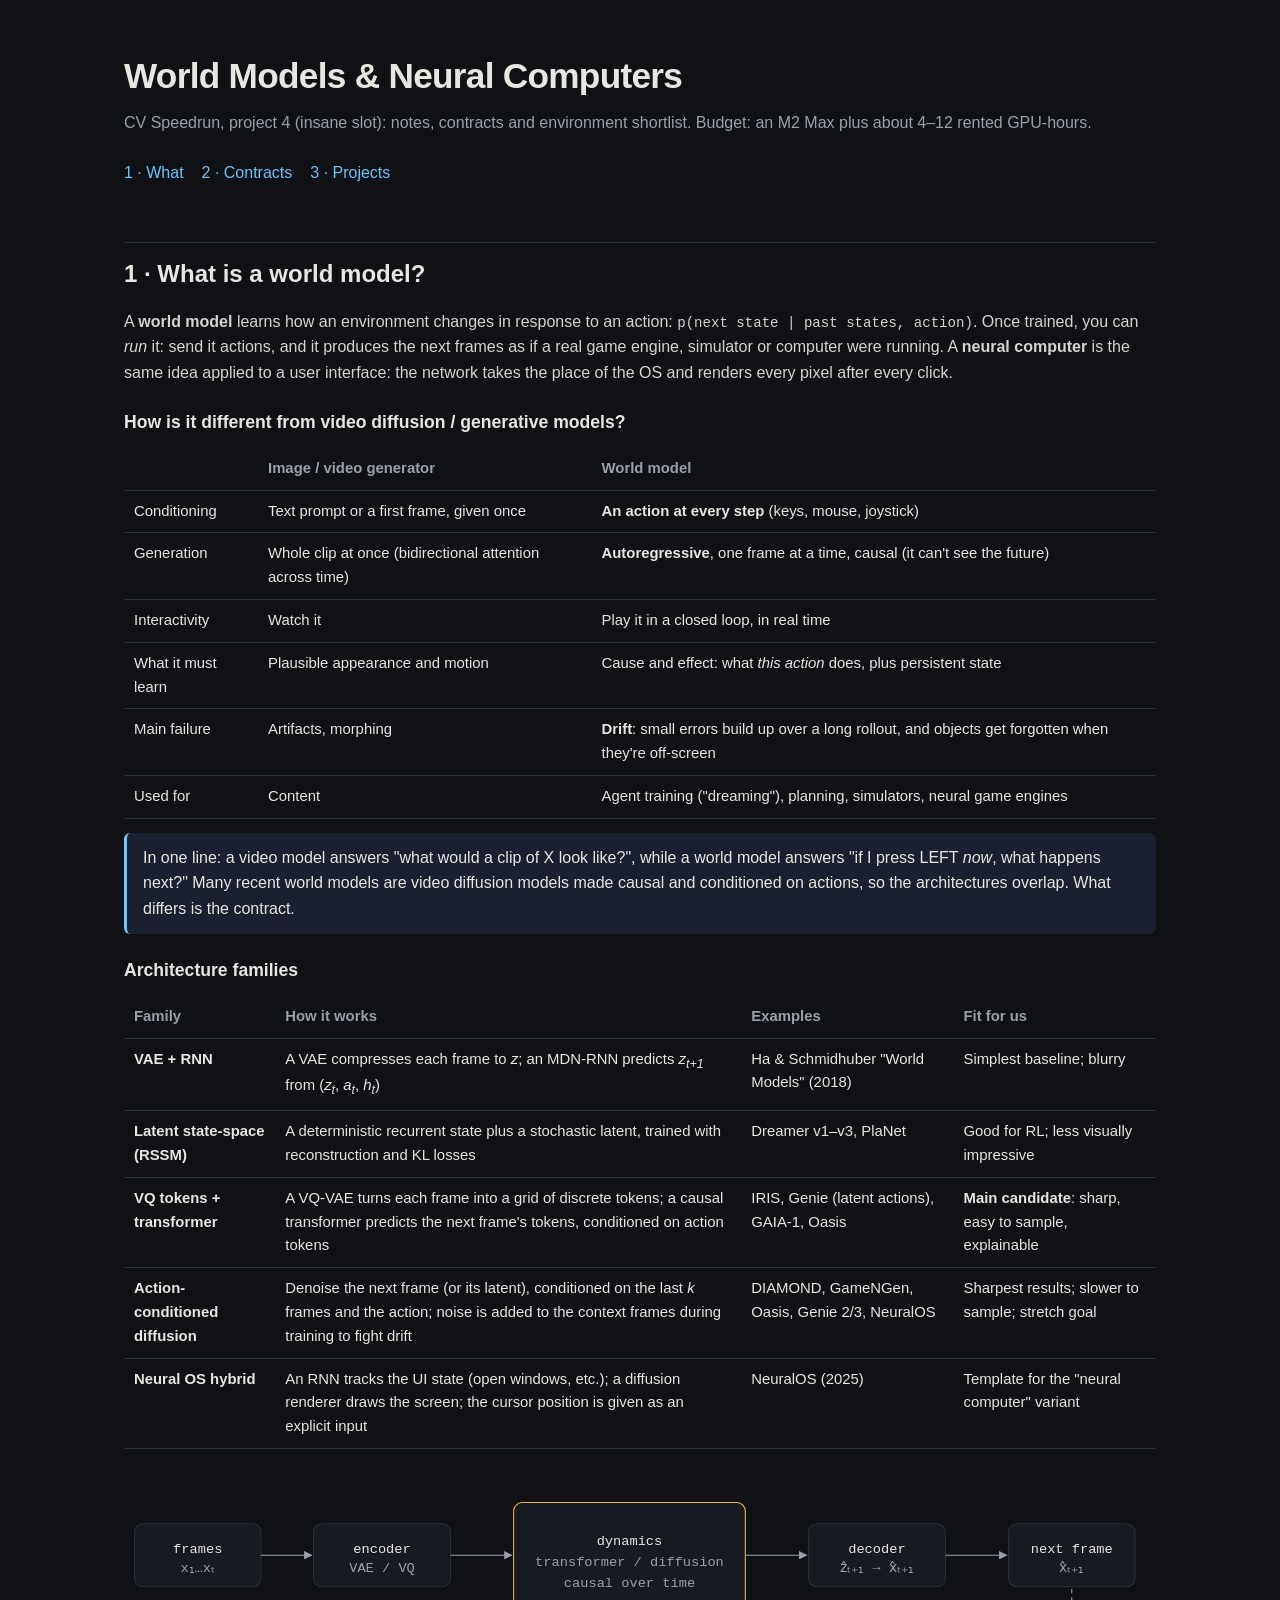
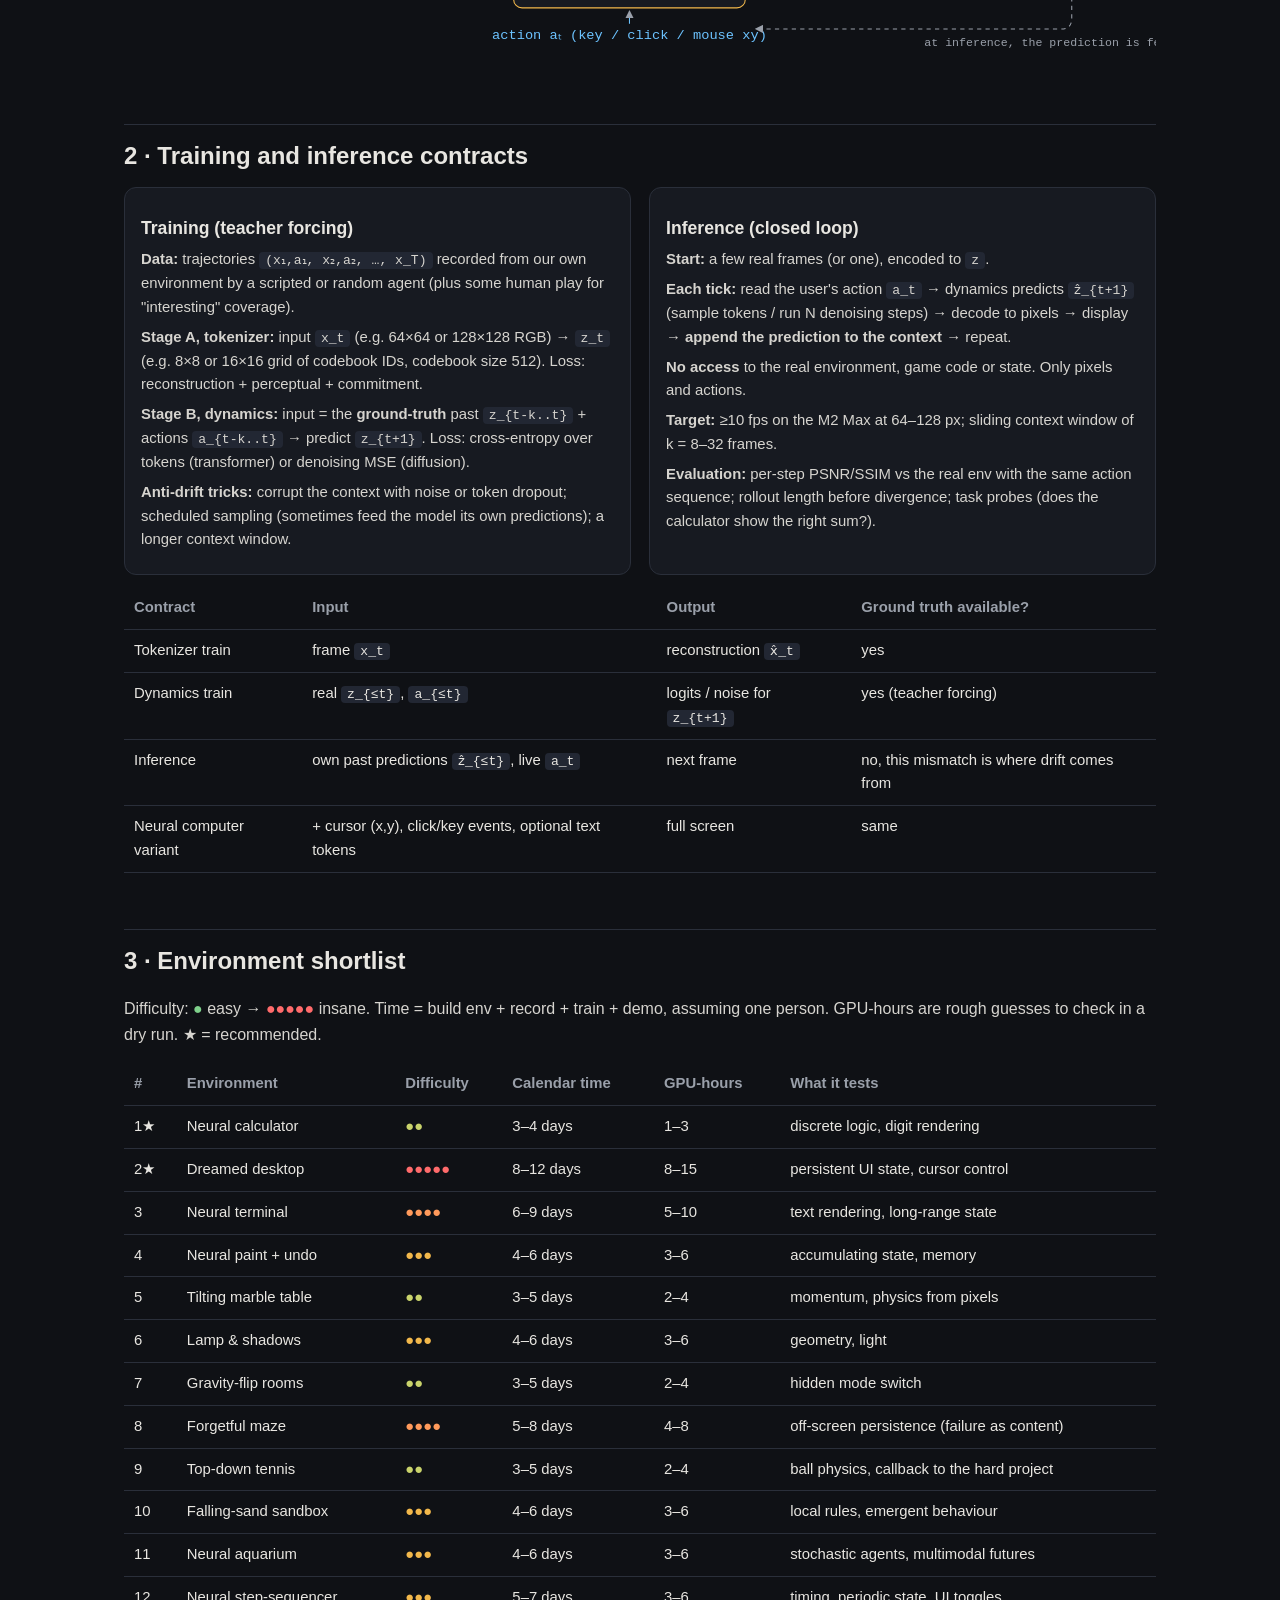
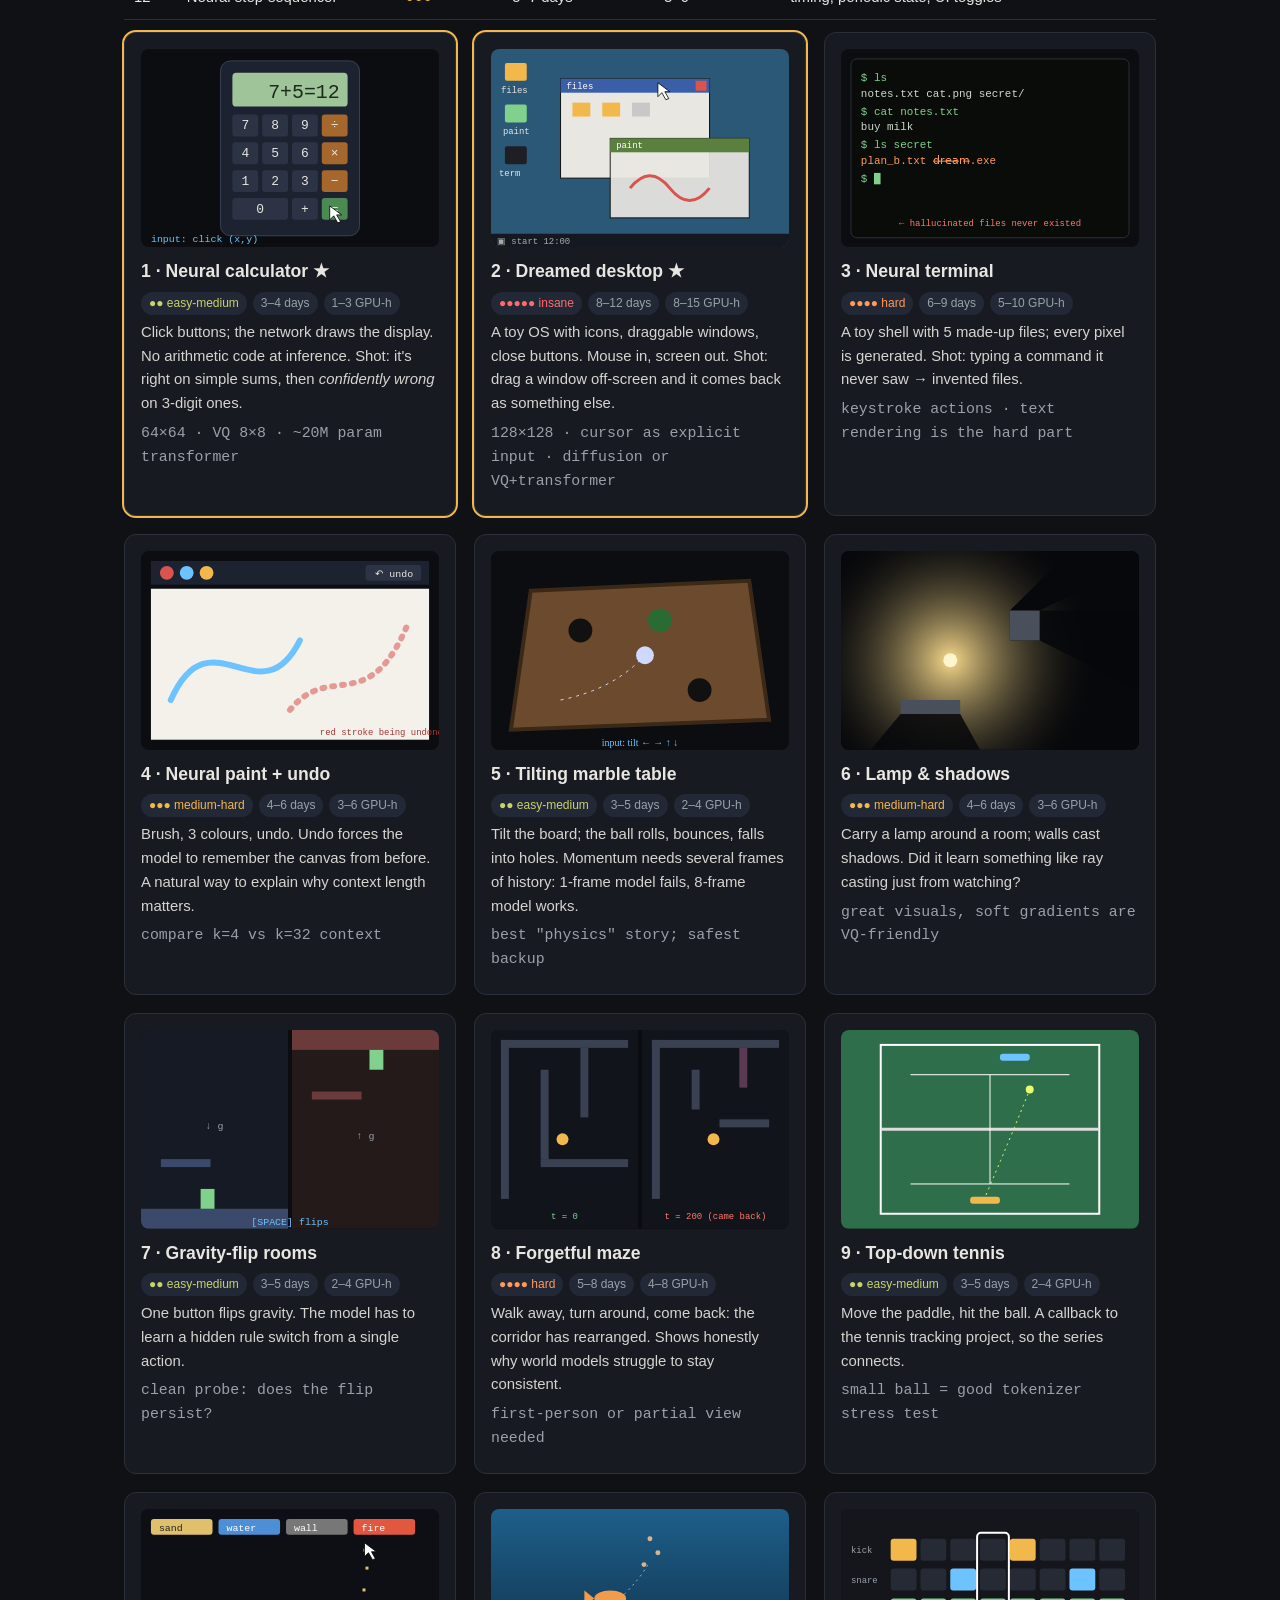
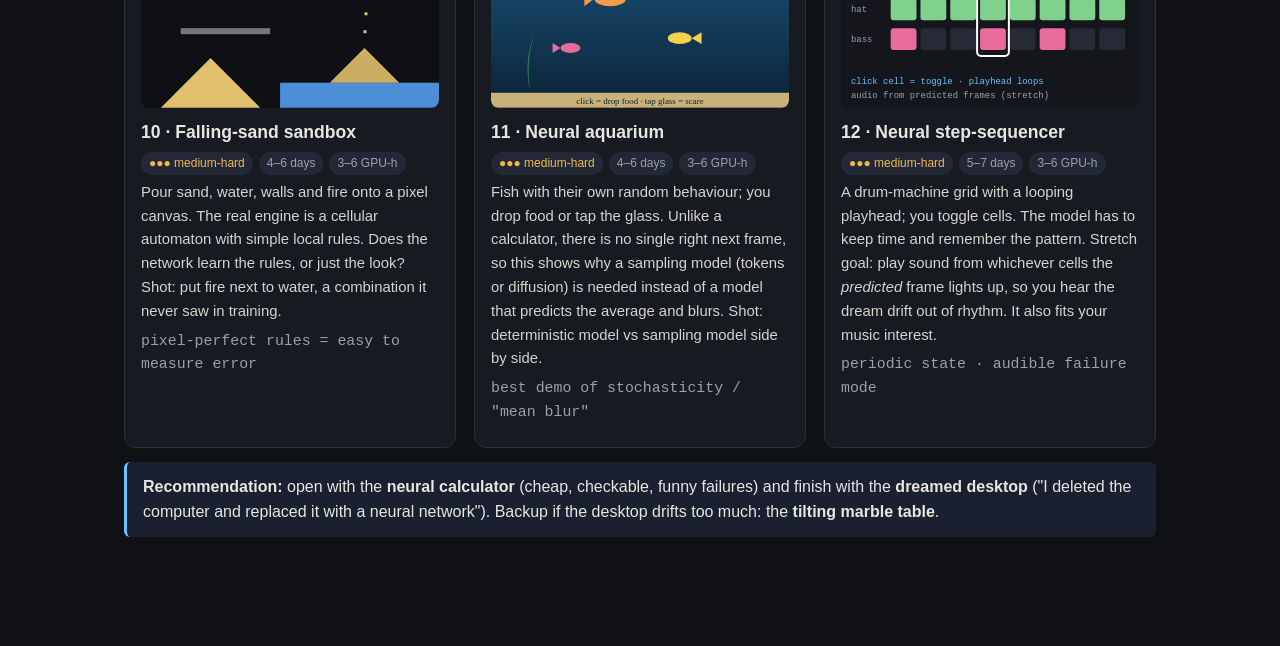
<file: world_model/world_models.html>
<!DOCTYPE html>
<html lang="en">
<head>
<meta charset="utf-8">
<title>World Models / Neural Computer — Project Notes</title>
<meta name="viewport" content="width=device-width, initial-scale=1">
<style>
  :root{--bg:#0f1115;--card:#171a21;--ink:#e8e6e1;--mute:#9aa0aa;--line:#2a2f3a;--acc:#f2b84b;--acc2:#6cc3ff;--good:#7fd18b;--bad:#ff7a6b}
  *{box-sizing:border-box}
  body{margin:0;background:var(--bg);color:var(--ink);font:16px/1.6 -apple-system,BlinkMacSystemFont,"Inter","Segoe UI",sans-serif}
  main{max-width:1080px;margin:0 auto;padding:48px 24px 96px}
  h1{font-size:2.2rem;margin:0 0 6px;letter-spacing:-.02em}
  h2{font-size:1.5rem;margin:56px 0 12px;padding-top:12px;border-top:1px solid var(--line)}
  h3{font-size:1.1rem;margin:22px 0 6px}
  p,li{color:#d6d4cf}
  .sub{color:var(--mute);margin:0 0 24px}
  code,.mono{font-family:"JetBrains Mono",ui-monospace,Menlo,monospace;font-size:.88em}
  code{background:#222733;padding:1px 6px;border-radius:4px}
  nav a{color:var(--acc2);margin-right:18px;text-decoration:none}
  table{width:100%;border-collapse:collapse;margin:12px 0;font-size:.93rem}
  th,td{border-bottom:1px solid var(--line);padding:9px 10px;text-align:left;vertical-align:top}
  th{color:var(--mute);font-weight:600}
  .grid{display:grid;grid-template-columns:repeat(auto-fill,minmax(320px,1fr));gap:18px}
  .card{background:var(--card);border:1px solid var(--line);border-radius:12px;padding:16px}
  .card h3{margin:10px 0 4px}
  .card p{margin:6px 0;font-size:.93rem}
  .tags{display:flex;gap:6px;flex-wrap:wrap;margin:6px 0}
  .tag{font-size:.75rem;padding:2px 8px;border-radius:99px;background:#232836;color:var(--mute)}
  .d1{color:#7fd18b}.d2{color:#c9d36b}.d3{color:#f2b84b}.d4{color:#ff9a5b}.d5{color:#ff6b6b}
  .pick{outline:2px solid var(--acc)}
  svg.mock{width:100%;height:auto;display:block;border-radius:8px;background:#0b0d11}
  .callout{background:#1b2030;border-left:3px solid var(--acc2);padding:12px 16px;border-radius:6px;margin:14px 0}
  .flow{width:100%;height:auto;margin:10px 0}
  .two{display:grid;grid-template-columns:1fr 1fr;gap:18px}
  @media(max-width:760px){.two{grid-template-columns:1fr}}
</style>
</head>
<body>
<main>
<h1>World Models &amp; Neural Computers</h1>
<p class="sub">CV Speedrun, project 4 (insane slot): notes, contracts and environment shortlist. Budget: an M2 Max plus about 4–12 rented GPU-hours.</p>
<nav><a href="#what">1 · What</a><a href="#contract">2 · Contracts</a><a href="#projects">3 · Projects</a></nav>

<!-- ============ 1 ============ -->
<h2 id="what">1 · What is a world model?</h2>
<p>A <b>world model</b> learns how an environment changes in response to an action: <span class="mono">p(next state | past states, action)</span>. Once trained, you can <i>run</i> it: send it actions, and it produces the next frames as if a real game engine, simulator or computer were running. A <b>neural computer</b> is the same idea applied to a user interface: the network takes the place of the OS and renders every pixel after every click.</p>

<h3>How is it different from video diffusion / generative models?</h3>
<table>
<tr><th></th><th>Image / video generator</th><th>World model</th></tr>
<tr><td>Conditioning</td><td>Text prompt or a first frame, given once</td><td><b>An action at every step</b> (keys, mouse, joystick)</td></tr>
<tr><td>Generation</td><td>Whole clip at once (bidirectional attention across time)</td><td><b>Autoregressive</b>, one frame at a time, causal (it can't see the future)</td></tr>
<tr><td>Interactivity</td><td>Watch it</td><td>Play it in a closed loop, in real time</td></tr>
<tr><td>What it must learn</td><td>Plausible appearance and motion</td><td>Cause and effect: what <i>this action</i> does, plus persistent state</td></tr>
<tr><td>Main failure</td><td>Artifacts, morphing</td><td><b>Drift</b>: small errors build up over a long rollout, and objects get forgotten when they're off-screen</td></tr>
<tr><td>Used for</td><td>Content</td><td>Agent training ("dreaming"), planning, simulators, neural game engines</td></tr>
</table>
<div class="callout">In one line: a video model answers "what would a clip of X look like?", while a world model answers "if I press LEFT <i>now</i>, what happens next?" Many recent world models are video diffusion models made causal and conditioned on actions, so the architectures overlap. What differs is the contract.</div>

<h3>Architecture families</h3>
<table>
<tr><th>Family</th><th>How it works</th><th>Examples</th><th>Fit for us</th></tr>
<tr><td><b>VAE + RNN</b></td><td>A VAE compresses each frame to <i>z</i>; an MDN-RNN predicts <i>z<sub>t+1</sub></i> from (<i>z<sub>t</sub></i>, <i>a<sub>t</sub></i>, <i>h<sub>t</sub></i>)</td><td>Ha &amp; Schmidhuber "World Models" (2018)</td><td>Simplest baseline; blurry</td></tr>
<tr><td><b>Latent state-space (RSSM)</b></td><td>A deterministic recurrent state plus a stochastic latent, trained with reconstruction and KL losses</td><td>Dreamer v1–v3, PlaNet</td><td>Good for RL; less visually impressive</td></tr>
<tr><td><b>VQ tokens + transformer</b></td><td>A VQ-VAE turns each frame into a grid of discrete tokens; a causal transformer predicts the next frame's tokens, conditioned on action tokens</td><td>IRIS, Genie (latent actions), GAIA-1, Oasis</td><td><b>Main candidate</b>: sharp, easy to sample, explainable</td></tr>
<tr><td><b>Action-conditioned diffusion</b></td><td>Denoise the next frame (or its latent), conditioned on the last <i>k</i> frames and the action; noise is added to the context frames during training to fight drift</td><td>DIAMOND, GameNGen, Oasis, Genie 2/3, NeuralOS</td><td>Sharpest results; slower to sample; stretch goal</td></tr>
<tr><td><b>Neural OS hybrid</b></td><td>An RNN tracks the UI state (open windows, etc.); a diffusion renderer draws the screen; the cursor position is given as an explicit input</td><td>NeuralOS (2025)</td><td>Template for the "neural computer" variant</td></tr>
</table>

<svg class="flow" viewBox="0 0 980 170" font-family="Menlo,monospace" font-size="13">
  <defs><marker id="ar" markerWidth="8" markerHeight="8" refX="7" refY="4" orient="auto"><path d="M0,0 L8,4 L0,8z" fill="#9aa0aa"/></marker></defs>
  <g fill="#171a21" stroke="#2a2f3a">
    <rect x="10" y="50" width="120" height="60" rx="8"/><rect x="180" y="50" width="130" height="60" rx="8"/>
    <rect x="370" y="30" width="220" height="100" rx="8" stroke="#f2b84b"/><rect x="650" y="50" width="130" height="60" rx="8"/><rect x="840" y="50" width="120" height="60" rx="8"/>
  </g>
  <g fill="#e8e6e1" text-anchor="middle">
    <text x="70" y="78">frames</text><text x="70" y="96" fill="#9aa0aa">x₁…xₜ</text>
    <text x="245" y="78">encoder</text><text x="245" y="96" fill="#9aa0aa">VAE / VQ</text>
    <text x="480" y="70">dynamics</text><text x="480" y="90" fill="#9aa0aa">transformer / diffusion</text><text x="480" y="110" fill="#9aa0aa">causal over time</text>
    <text x="715" y="78">decoder</text><text x="715" y="96" fill="#9aa0aa">ẑₜ₊₁ → x̂ₜ₊₁</text>
    <text x="900" y="78">next frame</text><text x="900" y="96" fill="#9aa0aa">x̂ₜ₊₁</text>
    <text x="480" y="160" fill="#6cc3ff">action aₜ (key / click / mouse xy)</text>
  </g>
  <g stroke="#9aa0aa" fill="none" marker-end="url(#ar)">
    <path d="M130,80 H178"/><path d="M310,80 H368"/><path d="M590,80 H648"/><path d="M780,80 H838"/><path d="M480,145 V133" stroke="#6cc3ff"/>
    <path d="M900,112 V140 Q900,150 890,150 H600" stroke-dasharray="4 4"/>
  </g>
  <text x="760" y="166" fill="#9aa0aa" font-size="11">at inference, the prediction is fed back in</text>
</svg>

<!-- ============ 2 ============ -->
<h2 id="contract">2 · Training and inference contracts</h2>
<div class="two">
<div class="card">
<h3>Training (teacher forcing)</h3>
<p><b>Data:</b> trajectories <code>(x₁,a₁, x₂,a₂, …, x_T)</code> recorded from our own environment by a scripted or random agent (plus some human play for "interesting" coverage).</p>
<p><b>Stage A, tokenizer:</b> input <code>x_t</code> (e.g. 64×64 or 128×128 RGB) → <code>z_t</code> (e.g. 8×8 or 16×16 grid of codebook IDs, codebook size 512). Loss: reconstruction + perceptual + commitment.</p>
<p><b>Stage B, dynamics:</b> input = the <b>ground-truth</b> past <code>z_{t-k..t}</code> + actions <code>a_{t-k..t}</code> → predict <code>z_{t+1}</code>. Loss: cross-entropy over tokens (transformer) or denoising MSE (diffusion).</p>
<p><b>Anti-drift tricks:</b> corrupt the context with noise or token dropout; scheduled sampling (sometimes feed the model its own predictions); a longer context window.</p>
</div>
<div class="card">
<h3>Inference (closed loop)</h3>
<p><b>Start:</b> a few real frames (or one), encoded to <code>z</code>.</p>
<p><b>Each tick:</b> read the user's action <code>a_t</code> → dynamics predicts <code>ẑ_{t+1}</code> (sample tokens / run N denoising steps) → decode to pixels → display → <b>append the prediction to the context</b> → repeat.</p>
<p><b>No access</b> to the real environment, game code or state. Only pixels and actions.</p>
<p><b>Target:</b> ≥10 fps on the M2 Max at 64–128 px; sliding context window of k = 8–32 frames.</p>
<p><b>Evaluation:</b> per-step PSNR/SSIM vs the real env with the same action sequence; rollout length before divergence; task probes (does the calculator show the right sum?).</p>
</div>
</div>
<table>
<tr><th>Contract</th><th>Input</th><th>Output</th><th>Ground truth available?</th></tr>
<tr><td>Tokenizer train</td><td>frame <code>x_t</code></td><td>reconstruction <code>x̂_t</code></td><td>yes</td></tr>
<tr><td>Dynamics train</td><td>real <code>z_{≤t}</code>, <code>a_{≤t}</code></td><td>logits / noise for <code>z_{t+1}</code></td><td>yes (teacher forcing)</td></tr>
<tr><td>Inference</td><td>own past predictions <code>ẑ_{≤t}</code>, live <code>a_t</code></td><td>next frame</td><td>no, this mismatch is where drift comes from</td></tr>
<tr><td>Neural computer variant</td><td>+ cursor (x,y), click/key events, optional text tokens</td><td>full screen</td><td>same</td></tr>
</table>

<!-- ============ 3 ============ -->
<h2 id="projects">3 · Environment shortlist</h2>
<p>Difficulty: <span class="d1">●</span> easy → <span class="d5">●●●●●</span> insane. Time = build env + record + train + demo, assuming one person. GPU-hours are rough guesses to check in a dry run. ★ = recommended.</p>

<table>
<tr><th>#</th><th>Environment</th><th>Difficulty</th><th>Calendar time</th><th>GPU-hours</th><th>What it tests</th></tr>
<tr><td>1★</td><td>Neural calculator</td><td class="d2">●●</td><td>3–4 days</td><td>1–3</td><td>discrete logic, digit rendering</td></tr>
<tr><td>2★</td><td>Dreamed desktop</td><td class="d5">●●●●●</td><td>8–12 days</td><td>8–15</td><td>persistent UI state, cursor control</td></tr>
<tr><td>3</td><td>Neural terminal</td><td class="d4">●●●●</td><td>6–9 days</td><td>5–10</td><td>text rendering, long-range state</td></tr>
<tr><td>4</td><td>Neural paint + undo</td><td class="d3">●●●</td><td>4–6 days</td><td>3–6</td><td>accumulating state, memory</td></tr>
<tr><td>5</td><td>Tilting marble table</td><td class="d2">●●</td><td>3–5 days</td><td>2–4</td><td>momentum, physics from pixels</td></tr>
<tr><td>6</td><td>Lamp &amp; shadows</td><td class="d3">●●●</td><td>4–6 days</td><td>3–6</td><td>geometry, light</td></tr>
<tr><td>7</td><td>Gravity-flip rooms</td><td class="d2">●●</td><td>3–5 days</td><td>2–4</td><td>hidden mode switch</td></tr>
<tr><td>8</td><td>Forgetful maze</td><td class="d4">●●●●</td><td>5–8 days</td><td>4–8</td><td>off-screen persistence (failure as content)</td></tr>
<tr><td>9</td><td>Top-down tennis</td><td class="d2">●●</td><td>3–5 days</td><td>2–4</td><td>ball physics, callback to the hard project</td></tr>
<tr><td>10</td><td>Falling-sand sandbox</td><td class="d3">●●●</td><td>4–6 days</td><td>3–6</td><td>local rules, emergent behaviour</td></tr>
<tr><td>11</td><td>Neural aquarium</td><td class="d3">●●●</td><td>4–6 days</td><td>3–6</td><td>stochastic agents, multimodal futures</td></tr>
<tr><td>12</td><td>Neural step-sequencer</td><td class="d3">●●●</td><td>5–7 days</td><td>3–6</td><td>timing, periodic state, UI toggles</td></tr>
</table>

<div class="grid">

<!-- 1 calculator -->
<div class="card pick">
<svg class="mock" viewBox="0 0 300 200" font-family="Menlo,monospace">
  <rect x="80" y="12" width="140" height="176" rx="10" fill="#1d2230" stroke="#3a4152"/>
  <rect x="92" y="24" width="116" height="34" rx="4" fill="#9fc49a"/>
  <text x="200" y="49" text-anchor="end" font-size="20" fill="#1b2a1a">7+5=12</text>
  <g font-size="13" fill="#e8e6e1" text-anchor="middle">
    <g fill="#2c3344"><rect x="92" y="66" width="26" height="22" rx="3"/><rect x="122" y="66" width="26" height="22" rx="3"/><rect x="152" y="66" width="26" height="22" rx="3"/><rect x="182" y="66" width="26" height="22" rx="3" fill="#a5672b"/>
    <rect x="92" y="94" width="26" height="22" rx="3"/><rect x="122" y="94" width="26" height="22" rx="3"/><rect x="152" y="94" width="26" height="22" rx="3"/><rect x="182" y="94" width="26" height="22" rx="3" fill="#a5672b"/>
    <rect x="92" y="122" width="26" height="22" rx="3"/><rect x="122" y="122" width="26" height="22" rx="3"/><rect x="152" y="122" width="26" height="22" rx="3"/><rect x="182" y="122" width="26" height="22" rx="3" fill="#a5672b"/>
    <rect x="92" y="150" width="56" height="22" rx="3"/><rect x="152" y="150" width="26" height="22" rx="3"/><rect x="182" y="150" width="26" height="22" rx="3" fill="#4b8a52"/></g>
    <text x="105" y="81">7</text><text x="135" y="81">8</text><text x="165" y="81">9</text><text x="195" y="81">÷</text>
    <text x="105" y="109">4</text><text x="135" y="109">5</text><text x="165" y="109">6</text><text x="195" y="109">×</text>
    <text x="105" y="137">1</text><text x="135" y="137">2</text><text x="165" y="137">3</text><text x="195" y="137">−</text>
    <text x="120" y="165">0</text><text x="165" y="165">+</text><text x="195" y="165">=</text>
  </g>
  <path d="M190 158 l0 14 l4 -4 l4 7 l3 -1 l-4 -7 l5 0z" fill="#fff" stroke="#000" stroke-width=".8"/>
  <text x="10" y="194" font-size="10" fill="#6cc3ff">input: click (x,y)</text>
</svg>
<h3>1 · Neural calculator ★</h3>
<div class="tags"><span class="tag d2">●● easy-medium</span><span class="tag">3–4 days</span><span class="tag">1–3 GPU-h</span></div>
<p>Click buttons; the network draws the display. No arithmetic code at inference. Shot: it's right on simple sums, then <i>confidently wrong</i> on 3-digit ones.</p>
<p class="mono" style="color:var(--mute)">64×64 · VQ 8×8 · ~20M param transformer</p>
</div>

<!-- 2 desktop -->
<div class="card pick">
<svg class="mock" viewBox="0 0 300 200" font-family="Menlo,monospace" font-size="9">
  <rect width="300" height="200" fill="#2b5876"/>
  <g fill="#e8e6e1"><rect x="14" y="14" width="22" height="18" rx="2" fill="#f2b84b"/><text x="10" y="44">files</text>
  <rect x="14" y="56" width="22" height="18" rx="2" fill="#7fd18b"/><text x="12" y="86">paint</text>
  <rect x="14" y="98" width="22" height="18" rx="2" fill="#1d1f24"/><text x="8" y="128">term</text></g>
  <rect x="70" y="30" width="150" height="100" fill="#e9e7e1" stroke="#111"/>
  <rect x="70" y="30" width="150" height="14" fill="#3a5fa8"/><text x="76" y="40" fill="#fff">files</text>
  <rect x="206" y="32" width="11" height="10" fill="#d9534f"/>
  <g fill="#333"><rect x="82" y="54" width="18" height="14" fill="#f2b84b"/><rect x="112" y="54" width="18" height="14" fill="#f2b84b"/><rect x="142" y="54" width="18" height="14" fill="#c8c8c8"/></g>
  <rect x="120" y="90" width="140" height="80" fill="#e9e7e1" stroke="#111" opacity=".93"/>
  <rect x="120" y="90" width="140" height="14" fill="#5a7f3f"/><text x="126" y="100" fill="#fff">paint</text>
  <path d="M140 140 q20 -25 40 0 t40 0" stroke="#d9534f" stroke-width="3" fill="none"/>
  <rect y="186" width="300" height="14" fill="#141821"/><text x="6" y="196" fill="#aaa">▣ start   12:00</text>
  <path d="M168 34 l0 14 l4 -4 l4 7 l3 -1 l-4 -7 l5 0z" fill="#fff" stroke="#000" stroke-width=".8"/>
</svg>
<h3>2 · Dreamed desktop ★</h3>
<div class="tags"><span class="tag d5">●●●●● insane</span><span class="tag">8–12 days</span><span class="tag">8–15 GPU-h</span></div>
<p>A toy OS with icons, draggable windows, close buttons. Mouse in, screen out. Shot: drag a window off-screen and it comes back as something else.</p>
<p class="mono" style="color:var(--mute)">128×128 · cursor as explicit input · diffusion or VQ+transformer</p>
</div>

<!-- 3 terminal -->
<div class="card">
<svg class="mock" viewBox="0 0 300 200" font-family="Menlo,monospace" font-size="11">
  <rect x="10" y="10" width="280" height="180" rx="6" fill="#0a0c0a" stroke="#2a2f3a"/>
  <g fill="#7fd18b">
    <text x="20" y="32">$ ls</text>
    <text x="20" y="48" fill="#cfd8cf">notes.txt  cat.png  secret/</text>
    <text x="20" y="66">$ cat notes.txt</text>
    <text x="20" y="82" fill="#cfd8cf">buy milk</text>
    <text x="20" y="100">$ ls secret</text>
    <text x="20" y="116" fill="#ff9a5b">plan_b.txt  d̶r̶e̶a̶m̶.exe</text>
    <text x="20" y="134">$ █</text>
  </g>
  <text x="150" y="178" fill="#ff7a6b" font-size="9" text-anchor="middle">← hallucinated files never existed</text>
</svg>
<h3>3 · Neural terminal</h3>
<div class="tags"><span class="tag d4">●●●● hard</span><span class="tag">6–9 days</span><span class="tag">5–10 GPU-h</span></div>
<p>A toy shell with 5 made-up files; every pixel is generated. Shot: typing a command it never saw → invented files.</p>
<p class="mono" style="color:var(--mute)">keystroke actions · text rendering is the hard part</p>
</div>

<!-- 4 paint -->
<div class="card">
<svg class="mock" viewBox="0 0 300 200" font-family="Menlo,monospace" font-size="10">
  <rect x="10" y="10" width="280" height="24" fill="#1d2230"/>
  <circle cx="26" cy="22" r="7" fill="#d9534f"/><circle cx="46" cy="22" r="7" fill="#6cc3ff"/><circle cx="66" cy="22" r="7" fill="#f2b84b"/>
  <rect x="226" y="14" width="56" height="16" rx="3" fill="#2c3344"/><text x="236" y="26" fill="#e8e6e1">↶ undo</text>
  <rect x="10" y="38" width="280" height="152" fill="#f4f1ea"/>
  <path d="M30 150 C70 60 120 170 160 90" stroke="#6cc3ff" stroke-width="6" fill="none" stroke-linecap="round"/>
  <path d="M150 160 C190 110 230 170 270 70" stroke="#d9534f" stroke-width="6" fill="none" stroke-linecap="round" stroke-dasharray="2 8" opacity=".55"/>
  <text x="180" y="185" fill="#a33" font-size="9">red stroke being undone…</text>
</svg>
<h3>4 · Neural paint + undo</h3>
<div class="tags"><span class="tag d3">●●● medium-hard</span><span class="tag">4–6 days</span><span class="tag">3–6 GPU-h</span></div>
<p>Brush, 3 colours, undo. Undo forces the model to remember the canvas from before. A natural way to explain why context length matters.</p>
<p class="mono" style="color:var(--mute)">compare k=4 vs k=32 context</p>
</div>

<!-- 5 marble -->
<div class="card">
<svg class="mock" viewBox="0 0 300 200">
  <polygon points="40,40 260,30 280,170 20,180" fill="#6b4a2e" stroke="#3b2816" stroke-width="4"/>
  <circle cx="90" cy="80" r="12" fill="#111"/><circle cx="210" cy="140" r="12" fill="#111"/><circle cx="170" cy="70" r="12" fill="#2a6b33"/>
  <path d="M70 150 Q120 140 150 110" stroke="#cfd8ff" stroke-dasharray="3 5" fill="none"/>
  <circle cx="155" cy="105" r="9" fill="#cfd8ff"/>
  <text x="150" y="196" fill="#6cc3ff" font-family="Menlo" font-size="10" text-anchor="middle">input: tilt ← → ↑ ↓</text>
</svg>
<h3>5 · Tilting marble table</h3>
<div class="tags"><span class="tag d2">●● easy-medium</span><span class="tag">3–5 days</span><span class="tag">2–4 GPU-h</span></div>
<p>Tilt the board; the ball rolls, bounces, falls into holes. Momentum needs several frames of history: 1-frame model fails, 8-frame model works.</p>
<p class="mono" style="color:var(--mute)">best "physics" story; safest backup</p>
</div>

<!-- 6 lamp -->
<div class="card">
<svg class="mock" viewBox="0 0 300 200">
  <rect width="300" height="200" fill="#07080b"/>
  <defs><radialGradient id="lg" cx="110" cy="110" r="150" gradientUnits="userSpaceOnUse"><stop offset="0" stop-color="#f7d98a"/><stop offset="1" stop-color="#07080b" stop-opacity="0"/></radialGradient></defs>
  <rect width="300" height="200" fill="url(#lg)"/>
  <polygon points="170,60 200,60 300,10 300,0 230,0" fill="#07080b"/>
  <polygon points="170,90 200,90 300,140 300,60 200,60 170,60" fill="#07080b" opacity=".85"/>
  <rect x="170" y="60" width="30" height="30" fill="#4a4f5c"/>
  <rect x="60" y="150" width="60" height="14" fill="#4a4f5c"/><polygon points="60,164 120,164 140,200 30,200" fill="#07080b" opacity=".85"/>
  <circle cx="110" cy="110" r="7" fill="#fff6d0"/>
</svg>
<h3>6 · Lamp &amp; shadows</h3>
<div class="tags"><span class="tag d3">●●● medium-hard</span><span class="tag">4–6 days</span><span class="tag">3–6 GPU-h</span></div>
<p>Carry a lamp around a room; walls cast shadows. Did it learn something like ray casting just from watching?</p>
<p class="mono" style="color:var(--mute)">great visuals, soft gradients are VQ-friendly</p>
</div>

<!-- 7 gravity -->
<div class="card">
<svg class="mock" viewBox="0 0 300 200" font-family="Menlo,monospace" font-size="10">
  <rect x="0" y="0" width="148" height="200" fill="#151a24"/><rect x="152" y="0" width="148" height="200" fill="#241a1a"/>
  <rect x="0" y="180" width="148" height="20" fill="#3b4a6b"/><rect x="152" y="0" width="148" height="20" fill="#6b3b3b"/>
  <rect x="20" y="130" width="50" height="8" fill="#3b4a6b"/><rect x="172" y="62" width="50" height="8" fill="#6b3b3b"/>
  <rect x="60" y="160" width="14" height="20" fill="#7fd18b"/><rect x="230" y="20" width="14" height="20" fill="#7fd18b"/>
  <text x="74" y="100" fill="#9aa0aa" text-anchor="middle">↓ g</text><text x="226" y="110" fill="#9aa0aa" text-anchor="middle">↑ g</text>
  <text x="150" y="196" fill="#6cc3ff" text-anchor="middle">[SPACE] flips</text>
</svg>
<h3>7 · Gravity-flip rooms</h3>
<div class="tags"><span class="tag d2">●● easy-medium</span><span class="tag">3–5 days</span><span class="tag">2–4 GPU-h</span></div>
<p>One button flips gravity. The model has to learn a hidden rule switch from a single action.</p>
<p class="mono" style="color:var(--mute)">clean probe: does the flip persist?</p>
</div>

<!-- 8 maze -->
<div class="card">
<svg class="mock" viewBox="0 0 300 200" font-family="Menlo,monospace" font-size="9">
  <rect x="0" y="0" width="148" height="200" fill="#11141b"/><rect x="152" y="0" width="148" height="200" fill="#11141b"/>
  <g fill="#3a4152"><rect x="10" y="10" width="128" height="8"/><rect x="10" y="10" width="8" height="160"/><rect x="50" y="40" width="8" height="90"/><rect x="90" y="18" width="8" height="70"/><rect x="50" y="130" width="88" height="8"/></g>
  <g fill="#3a4152"><rect x="162" y="10" width="128" height="8"/><rect x="162" y="10" width="8" height="160"/><rect x="202" y="40" width="8" height="40"/><rect x="230" y="90" width="50" height="8"/><rect x="250" y="18" width="8" height="40" fill="#5a3a52"/></g>
  <circle cx="72" cy="110" r="6" fill="#f2b84b"/><circle cx="224" cy="110" r="6" fill="#f2b84b"/>
  <text x="74" y="190" fill="#7fd18b" text-anchor="middle">t = 0</text><text x="226" y="190" fill="#ff7a6b" text-anchor="middle">t = 200 (came back)</text>
</svg>
<h3>8 · Forgetful maze</h3>
<div class="tags"><span class="tag d4">●●●● hard</span><span class="tag">5–8 days</span><span class="tag">4–8 GPU-h</span></div>
<p>Walk away, turn around, come back: the corridor has rearranged. Shows honestly why world models struggle to stay consistent.</p>
<p class="mono" style="color:var(--mute)">first-person or partial view needed</p>
</div>

<!-- 9 tennis -->
<div class="card">
<svg class="mock" viewBox="0 0 300 200">
  <rect width="300" height="200" fill="#2f6e4a"/>
  <rect x="40" y="15" width="220" height="170" fill="none" stroke="#fff" stroke-width="2"/>
  <line x1="40" y1="100" x2="260" y2="100" stroke="#ddd" stroke-width="3"/>
  <line x1="150" y1="45" x2="150" y2="155" stroke="#fff"/><line x1="70" y1="45" x2="230" y2="45" stroke="#fff"/><line x1="70" y1="155" x2="230" y2="155" stroke="#fff"/>
  <rect x="130" y="168" width="30" height="7" rx="3" fill="#f2b84b"/><rect x="160" y="24" width="30" height="7" rx="3" fill="#6cc3ff"/>
  <path d="M146 166 Q170 110 190 60" stroke="#e9ff70" stroke-dasharray="2 4" fill="none"/>
  <circle cx="190" cy="60" r="4" fill="#e9ff70"/>
</svg>
<h3>9 · Top-down tennis</h3>
<div class="tags"><span class="tag d2">●● easy-medium</span><span class="tag">3–5 days</span><span class="tag">2–4 GPU-h</span></div>
<p>Move the paddle, hit the ball. A callback to the tennis tracking project, so the series connects.</p>
<p class="mono" style="color:var(--mute)">small ball = good tokenizer stress test</p>
</div>

<!-- 10 sand -->
<div class="card">
<svg class="mock" viewBox="0 0 300 200" font-family="Menlo,monospace" font-size="10">
  <rect width="300" height="200" fill="#0d0f14"/>
  <rect x="10" y="10" width="62" height="16" rx="3" fill="#e0c06a"/><text x="18" y="22" fill="#222">sand</text>
  <rect x="78" y="10" width="62" height="16" rx="3" fill="#4d8fd6"/><text x="86" y="22" fill="#fff">water</text>
  <rect x="146" y="10" width="62" height="16" rx="3" fill="#777"/><text x="154" y="22" fill="#fff">wall</text>
  <rect x="214" y="10" width="62" height="16" rx="3" fill="#e2583e"/><text x="222" y="22" fill="#fff">fire</text>
  <rect x="40" y="120" width="90" height="6" fill="#777"/>
  <polygon points="20,200 70,150 120,200" fill="#e0c06a"/>
  <polygon points="140,200 140,175 300,175 300,200" fill="#4d8fd6"/>
  <polygon points="190,175 225,140 260,175" fill="#e0c06a" opacity=".9"/>
  <g fill="#e0c06a"><rect x="224" y="40" width="3" height="3"/><rect x="226" y="58" width="3" height="3"/><rect x="223" y="80" width="3" height="3"/><rect x="225" y="104" width="3" height="3"/><rect x="224" y="122" width="3" height="3"/></g>
  <path d="M225 34 l0 14 l4 -4 l4 7 l3 -1 l-4 -7 l5 0z" fill="#fff" stroke="#000" stroke-width=".8"/>
</svg>
<h3>10 · Falling-sand sandbox</h3>
<div class="tags"><span class="tag d3">●●● medium-hard</span><span class="tag">4–6 days</span><span class="tag">3–6 GPU-h</span></div>
<p>Pour sand, water, walls and fire onto a pixel canvas. The real engine is a cellular automaton with simple local rules. Does the network learn the rules, or just the look? Shot: put fire next to water, a combination it never saw in training.</p>
<p class="mono" style="color:var(--mute)">pixel-perfect rules = easy to measure error</p>
</div>

<!-- 11 aquarium -->
<div class="card">
<svg class="mock" viewBox="0 0 300 200">
  <defs><linearGradient id="aq" x1="0" y1="0" x2="0" y2="1"><stop offset="0" stop-color="#1e5f8a"/><stop offset="1" stop-color="#0b2236"/></linearGradient></defs>
  <rect width="300" height="200" fill="url(#aq)"/>
  <rect y="185" width="300" height="15" fill="#c9b27a"/>
  <path d="M40 185 q-8 -30 4 -60 q-10 30 -4 60" fill="#3e8a4a"/><path d="M260 185 q10 -40 -4 -80 q14 40 4 80" fill="#3e8a4a"/>
  <g fill="#f29b4b"><ellipse cx="120" cy="90" rx="16" ry="8"/><polygon points="104,90 94,82 94,98"/></g>
  <g fill="#f2d14b"><ellipse cx="190" cy="130" rx="12" ry="6"/><polygon points="202,130 212,124 212,136"/></g>
  <g fill="#e86b9c"><ellipse cx="80" cy="140" rx="10" ry="5"/><polygon points="70,140 62,135 62,145"/></g>
  <g fill="#d9b48a"><circle cx="160" cy="30" r="2.5"/><circle cx="168" cy="44" r="2.5"/><circle cx="154" cy="56" r="2.5"/></g>
  <path d="M134 86 Q150 70 158 56" stroke="#fff" stroke-dasharray="2 4" fill="none" opacity=".6"/>
  <text x="150" y="196" fill="#0b2236" font-family="Menlo" font-size="9" text-anchor="middle">click = drop food · tap glass = scare</text>
</svg>
<h3>11 · Neural aquarium</h3>
<div class="tags"><span class="tag d3">●●● medium-hard</span><span class="tag">4–6 days</span><span class="tag">3–6 GPU-h</span></div>
<p>Fish with their own random behaviour; you drop food or tap the glass. Unlike a calculator, there is no single right next frame, so this shows why a sampling model (tokens or diffusion) is needed instead of a model that predicts the average and blurs. Shot: deterministic model vs sampling model side by side.</p>
<p class="mono" style="color:var(--mute)">best demo of stochasticity / "mean blur"</p>
</div>

<!-- 12 sequencer -->
<div class="card">
<svg class="mock" viewBox="0 0 300 200" font-family="Menlo,monospace" font-size="9">
  <rect width="300" height="200" fill="#14161c"/>
  <g fill="#9aa0aa"><text x="10" y="44">kick</text><text x="10" y="74">snare</text><text x="10" y="104">hat</text><text x="10" y="134">bass</text></g>
  <g id="row">
  </g>
  <g fill="#262a35">
    <rect x="50" y="30" width="26" height="22" rx="3" fill="#f2b84b"/><rect x="80" y="30" width="26" height="22" rx="3"/><rect x="110" y="30" width="26" height="22" rx="3"/><rect x="140" y="30" width="26" height="22" rx="3"/><rect x="170" y="30" width="26" height="22" rx="3" fill="#f2b84b"/><rect x="200" y="30" width="26" height="22" rx="3"/><rect x="230" y="30" width="26" height="22" rx="3"/><rect x="260" y="30" width="26" height="22" rx="3"/>
    <rect x="50" y="60" width="26" height="22" rx="3"/><rect x="80" y="60" width="26" height="22" rx="3"/><rect x="110" y="60" width="26" height="22" rx="3" fill="#6cc3ff"/><rect x="140" y="60" width="26" height="22" rx="3"/><rect x="170" y="60" width="26" height="22" rx="3"/><rect x="200" y="60" width="26" height="22" rx="3"/><rect x="230" y="60" width="26" height="22" rx="3" fill="#6cc3ff"/><rect x="260" y="60" width="26" height="22" rx="3"/>
    <rect x="50" y="90" width="26" height="22" rx="3" fill="#7fd18b"/><rect x="80" y="90" width="26" height="22" rx="3" fill="#7fd18b"/><rect x="110" y="90" width="26" height="22" rx="3" fill="#7fd18b"/><rect x="140" y="90" width="26" height="22" rx="3" fill="#7fd18b"/><rect x="170" y="90" width="26" height="22" rx="3" fill="#7fd18b"/><rect x="200" y="90" width="26" height="22" rx="3" fill="#7fd18b"/><rect x="230" y="90" width="26" height="22" rx="3" fill="#7fd18b"/><rect x="260" y="90" width="26" height="22" rx="3" fill="#7fd18b"/>
    <rect x="50" y="120" width="26" height="22" rx="3" fill="#e86b9c"/><rect x="80" y="120" width="26" height="22" rx="3"/><rect x="110" y="120" width="26" height="22" rx="3"/><rect x="140" y="120" width="26" height="22" rx="3" fill="#e86b9c"/><rect x="170" y="120" width="26" height="22" rx="3"/><rect x="200" y="120" width="26" height="22" rx="3" fill="#e86b9c"/><rect x="230" y="120" width="26" height="22" rx="3"/><rect x="260" y="120" width="26" height="22" rx="3"/>
  </g>
  <rect x="137" y="24" width="32" height="124" rx="4" fill="none" stroke="#fff" stroke-width="2"/>
  <text x="10" y="176" fill="#6cc3ff">click cell = toggle · playhead loops</text>
  <text x="10" y="190" fill="#9aa0aa">audio from predicted frames (stretch)</text>
</svg>
<h3>12 · Neural step-sequencer</h3>
<div class="tags"><span class="tag d3">●●● medium-hard</span><span class="tag">5–7 days</span><span class="tag">3–6 GPU-h</span></div>
<p>A drum-machine grid with a looping playhead; you toggle cells. The model has to keep time and remember the pattern. Stretch goal: play sound from whichever cells the <i>predicted</i> frame lights up, so you hear the dream drift out of rhythm. It also fits your music interest.</p>
<p class="mono" style="color:var(--mute)">periodic state · audible failure mode</p>
</div>

</div>

<div class="callout"><b>Recommendation:</b> open with the <b>neural calculator</b> (cheap, checkable, funny failures) and finish with the <b>dreamed desktop</b> ("I deleted the computer and replaced it with a neural network"). Backup if the desktop drifts too much: the <b>tilting marble table</b>.</div>
</main>
</body>
</html>
</file>
